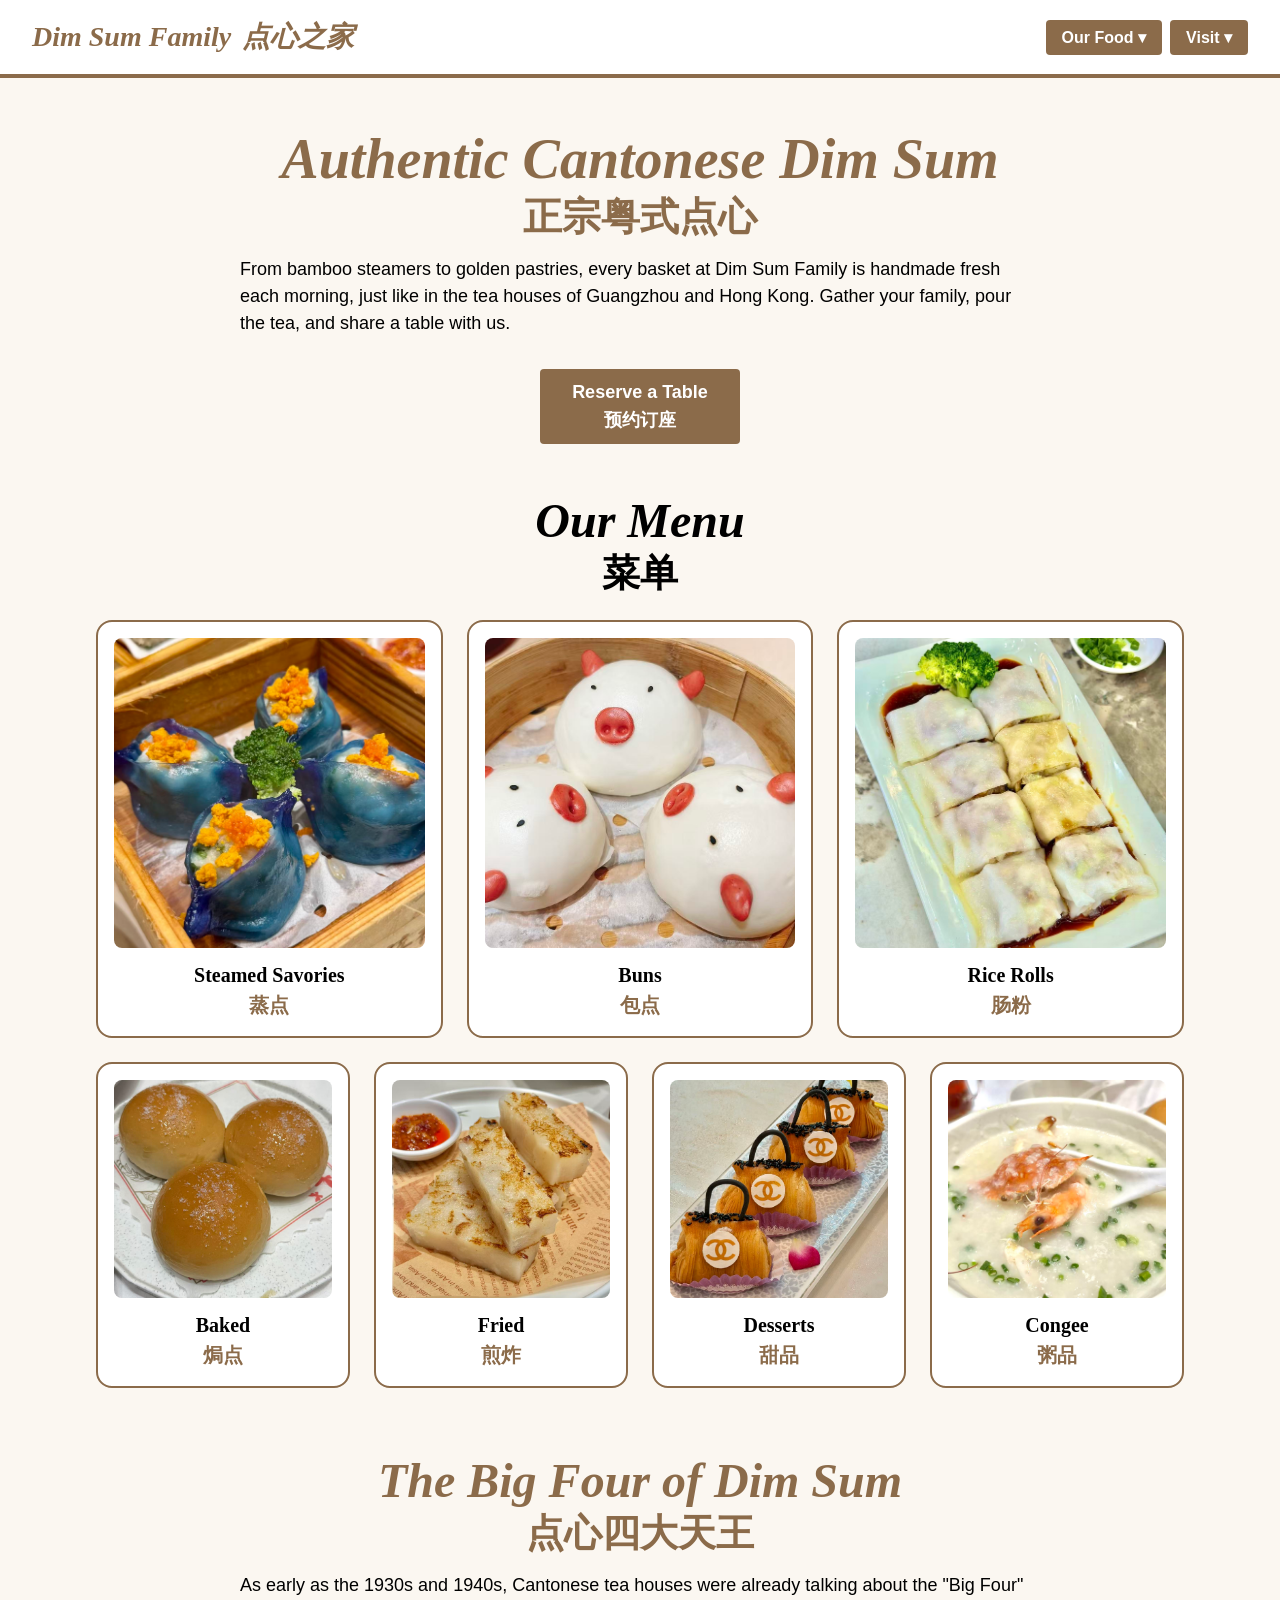
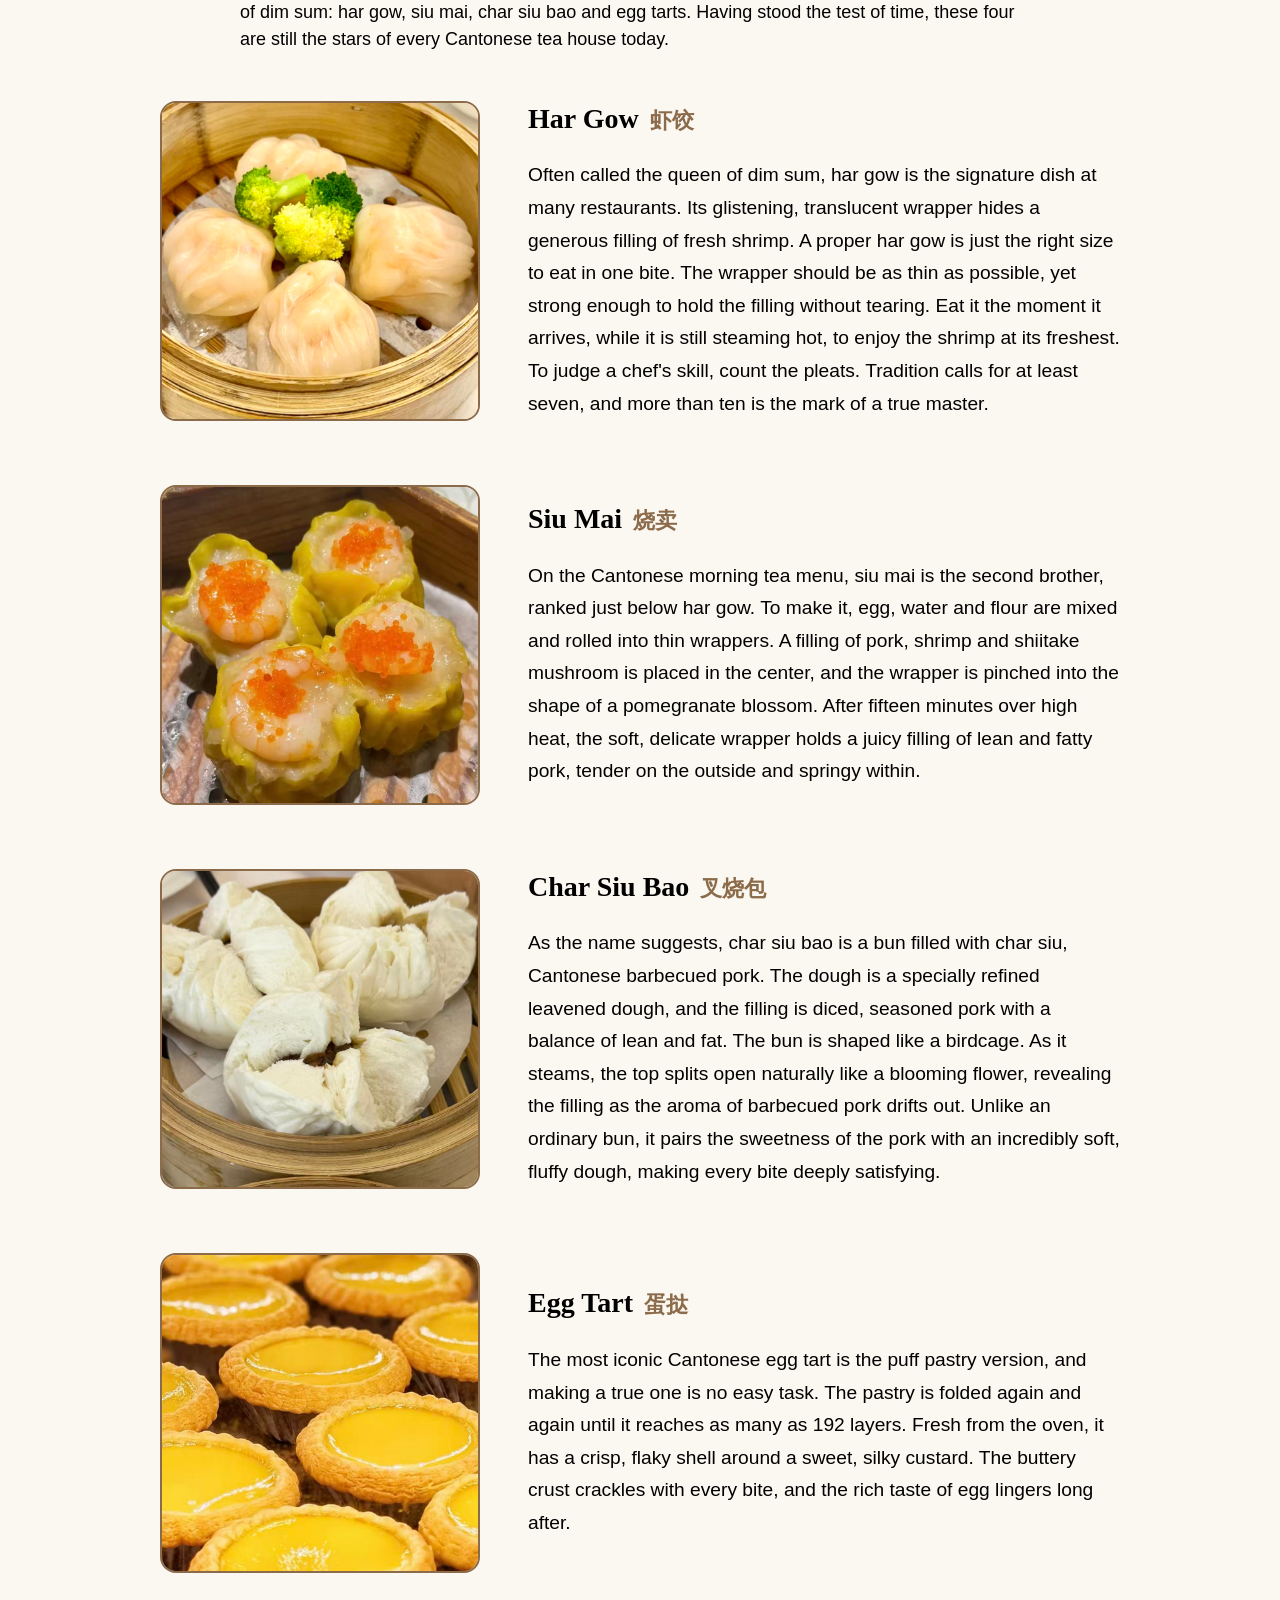
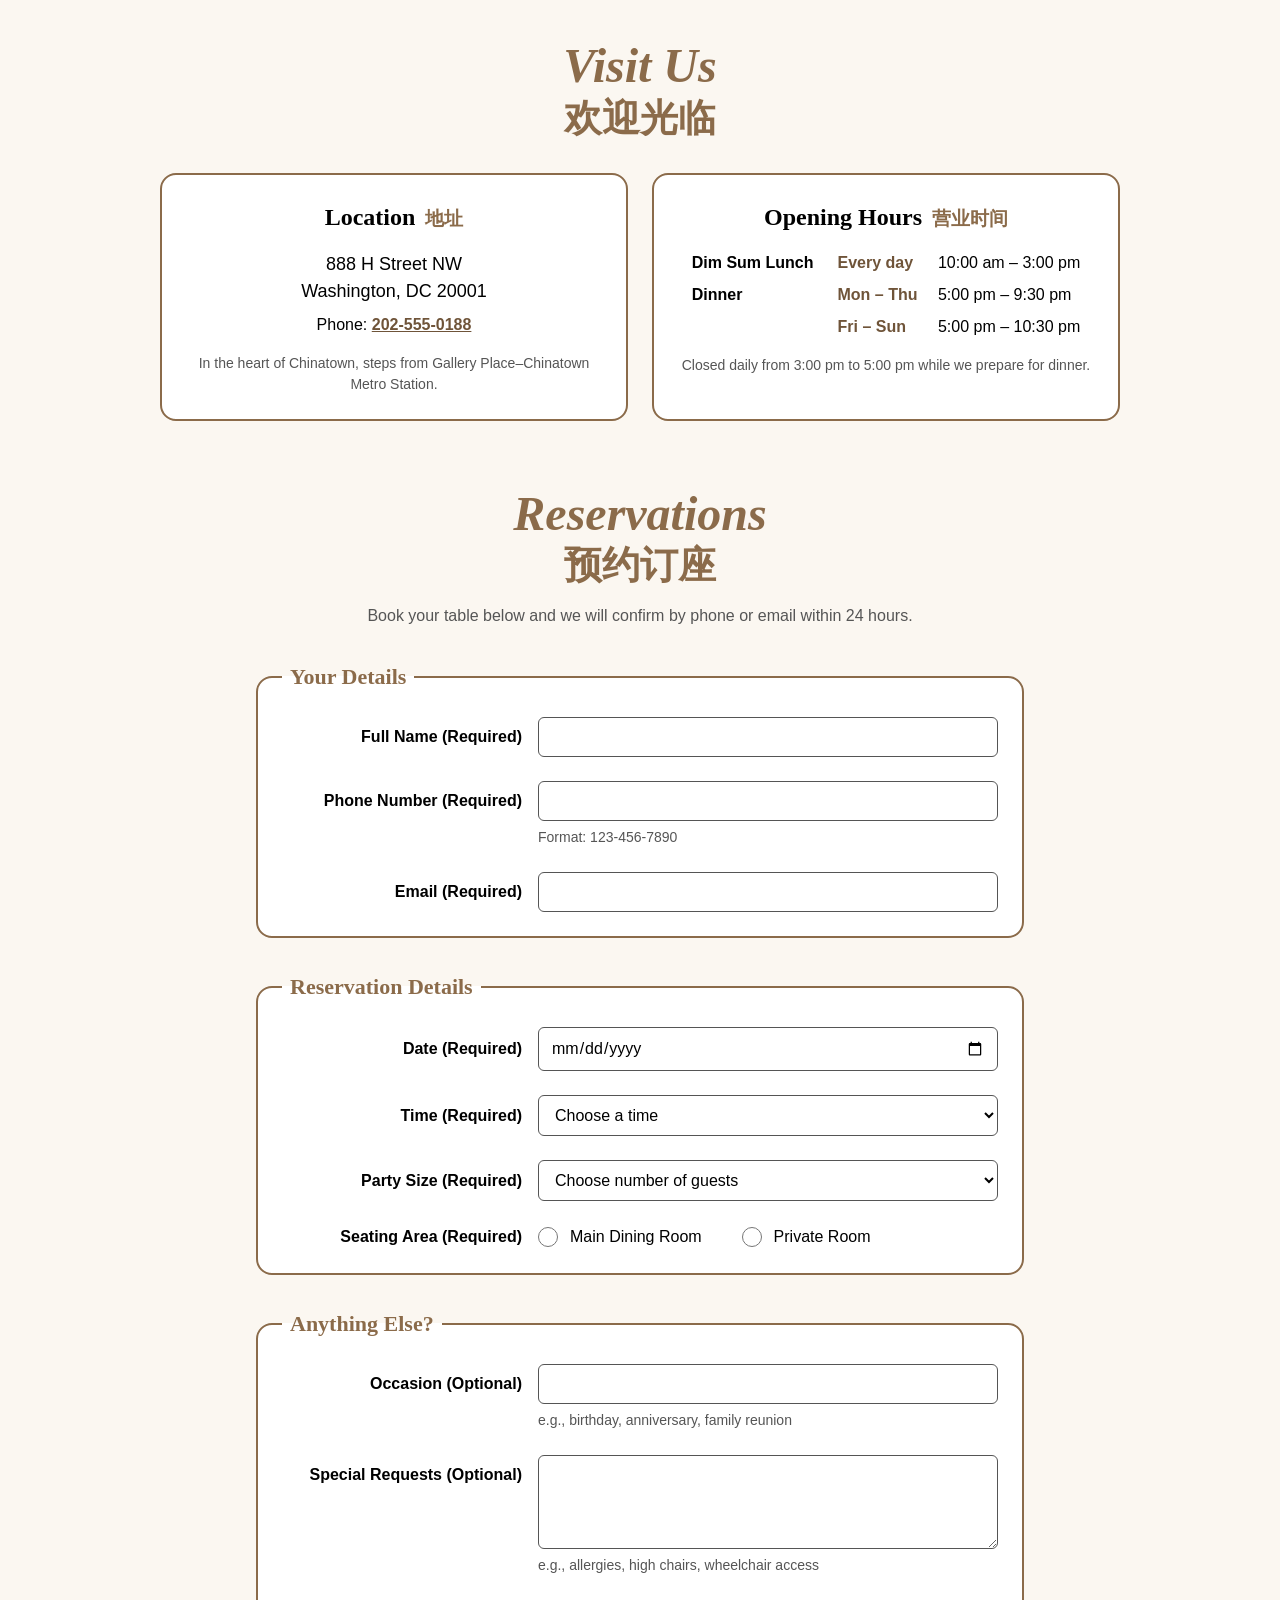
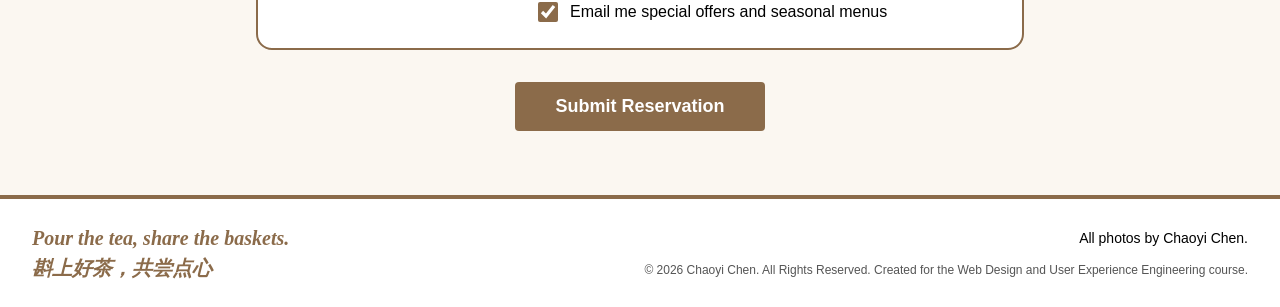
<file: index.html>
<!DOCTYPE html>
<html lang="en">

<head>
    <meta charset="UTF-8">
    <meta name="viewport" content="width=device-width,initial-scale=1.0">
    <title>Dim Sum Family | Authentic Cantonese Dim Sum</title>
    <link rel="stylesheet" href="css/shared.css">
    <link rel="stylesheet" href="css/index.css">
    <link rel="stylesheet" href="css/big-four.css">
    <link rel="stylesheet" href="css/visit.css">
</head>

<body>
    <header class="site-header" id="top">
        <a class="site-brand" href="#top">Dim Sum Family <span class="site-brand-chinese" lang="zh-Hans">点心之家</span></a>
        <nav class="site-nav">
            <ul class="nav-list">
                <li class="nav-option">
                    <button class="nav-name" type="button">Our Food</button>
                    <ul class="nav-submenu">
                        <li><a href="#menu">Menu</a></li>
                        <li><a href="#big-four">The Big Four</a></li>
                    </ul>
                </li>
                <li class="nav-option">
                    <button class="nav-name" type="button">Visit</button>
                    <ul class="nav-submenu">
                        <li><a href="#location">Location</a></li>
                        <li><a href="#hours">Hours</a></li>
                        <li><a href="#reservations">Reservations</a></li>
                    </ul>
                </li>
            </ul>
        </nav>
    </header>

    <main>
        <section class="hero">
            <h1 class="hero-title">Authentic Cantonese Dim Sum <span class="hero-title-chinese"
                    lang="zh-Hans">正宗粤式点心</span></h1>
            <p class="hero-intro">
                From bamboo steamers to golden pastries, every basket at Dim Sum Family is
                handmade fresh each morning, just like in the tea houses of Guangzhou and Hong Kong.
                Gather your family, pour the tea, and share a table with us.
            </p>
            <a class="hero-reserve-link" href="#reservations">Reserve a Table <span class="hero-reserve-link-chinese"
                    lang="zh-Hans">预约订座</span></a>
        </section>

        <section class="card-section" id="menu">
            <h2 class="card-section-title">Our Menu <span class="card-section-title-chinese" lang="zh-Hans">菜单</span>
            </h2>

            <ul class="card-grid card-grid-dim-sum">
                <li class="card">
                    <img class="card-image" src="images/steamed-savories.jpg"
                        alt="Steamed sea urchin and cuttlefish dumplings in bamboo baskets">
                    <h3 class="card-title">Steamed Savories <span class="card-title-chinese" lang="zh-Hans">蒸点</span>
                    </h3>
                </li>
                <li class="card">
                    <img class="card-image" src="images/buns.jpg"
                        alt="Pig-shaped steamed custard buns in bamboo baskets">
                    <h3 class="card-title">Buns <span class="card-title-chinese" lang="zh-Hans">包点</span></h3>
                </li>
                <li class="card">
                    <img class="card-image" src="images/rice-roll.jpg"
                        alt="Rice rolls drizzled with soy sauce on a plate">
                    <h3 class="card-title">Rice Rolls <span class="card-title-chinese" lang="zh-Hans">肠粉</span></h3>
                </li>
            </ul>

            <ul class="card-grid card-grid-more">
                <li class="card">
                    <img class="card-image" src="images/baked.jpg" alt="Baked char siu buns on a plate">
                    <h3 class="card-title">Baked <span class="card-title-chinese" lang="zh-Hans">焗点</span></h3>
                </li>
                <li class="card">
                    <img class="card-image" src="images/fried.jpg" alt="Pan-fried white radish cake on a plate">
                    <h3 class="card-title">Fried <span class="card-title-chinese" lang="zh-Hans">煎炸</span></h3>
                </li>
                <li class="card">
                    <img class="card-image" src="images/dessert.jpg"
                        alt="Durian pastries shaped like four Chanel handbags on a plate">
                    <h3 class="card-title">Desserts <span class="card-title-chinese" lang="zh-Hans">甜品</span></h3>
                </li>
                <li class="card">
                    <img class="card-image" src="images/congee.jpg" alt="Seafood congee with crab in a bowl">
                    <h3 class="card-title">Congee <span class="card-title-chinese" lang="zh-Hans">粥品</span></h3>
                </li>
            </ul>
        </section>

        <section class="big-four" id="big-four">
            <header class="big-four-intro">
                <h2 class="big-four-intro-title">The Big Four of Dim Sum <span class="big-four-intro-title-chinese"
                        lang="zh-Hans">点心四大天王</span></h2>
                <p class="big-four-intro-text">
                    As early as the 1930s and 1940s, Cantonese tea houses were already talking about the
                    "Big Four" of dim sum: har gow, siu mai, char siu bao and egg tarts. Having stood the
                    test of time, these four are still the stars of every Cantonese tea house today.
                </p>
            </header>

            <div class="big-four-dish-list">
                <article class="dish">
                    <img class="dish-image" src="images/har-gow.jpg" alt="Har gow in a bamboo steamer">
                    <div class="dish-text">
                        <h3 class="dish-name">Har Gow <span class="dish-name-chinese" lang="zh-Hans">虾饺</span></h3>
                        <p class="dish-intro">
                            Often called the queen of dim sum, har gow is the signature dish at many restaurants.
                            Its glistening, translucent wrapper hides a generous filling of fresh shrimp. A proper
                            har gow is just the right size to eat in one bite. The wrapper should be as thin as
                            possible, yet strong enough to hold the filling without tearing. Eat it the moment it
                            arrives, while it is still steaming hot, to enjoy the shrimp at its freshest. To judge
                            a chef's skill, count the pleats. Tradition calls for at least seven, and more than ten
                            is the mark of a true master.
                        </p>
                    </div>
                </article>

                <article class="dish">
                    <img class="dish-image" src="images/siu-mai.jpg" alt="Siu mai in a bamboo steamer">
                    <div class="dish-text">
                        <h3 class="dish-name">Siu Mai <span class="dish-name-chinese" lang="zh-Hans">烧卖</span></h3>
                        <p class="dish-intro">
                            On the Cantonese morning tea menu, siu mai is the second brother, ranked just below
                            har gow. To make it, egg, water and flour are mixed and rolled into thin wrappers. A
                            filling of pork, shrimp and shiitake mushroom is placed in the center, and the wrapper
                            is pinched into the shape of a pomegranate blossom. After fifteen minutes over high
                            heat, the soft, delicate wrapper holds a juicy filling of lean and fatty pork, tender
                            on the outside and springy within.
                        </p>
                    </div>
                </article>

                <article class="dish">
                    <img class="dish-image" src="images/char-siu-bao.jpg" alt="Char siu bao in a bamboo steamer">
                    <div class="dish-text">
                        <h3 class="dish-name">Char Siu Bao <span class="dish-name-chinese" lang="zh-Hans">叉烧包</span>
                        </h3>
                        <p class="dish-intro">
                            As the name suggests, char siu bao is a bun filled with char siu, Cantonese barbecued
                            pork. The dough is a specially refined leavened dough, and the filling is diced,
                            seasoned pork with a balance of lean and fat. The bun is shaped like a birdcage. As it
                            steams, the top splits open naturally like a blooming flower, revealing the filling as
                            the aroma of barbecued pork drifts out. Unlike an ordinary bun, it pairs the sweetness
                            of the pork with an incredibly soft, fluffy dough, making every bite deeply satisfying.
                        </p>
                    </div>
                </article>

                <article class="dish">
                    <img class="dish-image" src="images/egg-tart.jpg" alt="Egg tarts on a plate">
                    <div class="dish-text">
                        <h3 class="dish-name">Egg Tart <span class="dish-name-chinese" lang="zh-Hans">蛋挞</span></h3>
                        <p class="dish-intro">
                            The most iconic Cantonese egg tart is the puff pastry version, and making a true one is
                            no easy task. The pastry is folded again and again until it reaches as many as 192
                            layers. Fresh from the oven, it has a crisp, flaky shell around a sweet, silky custard.
                            The buttery crust crackles with every bite, and the rich taste of egg lingers long
                            after.
                        </p>
                    </div>
                </article>
            </div>
        </section>

        <section class="visit">
            <h2 class="visit-title">Visit Us <span class="visit-title-chinese" lang="zh-Hans">欢迎光临</span></h2>
            <div class="visit-grid">
                <section class="visit-card" id="location">
                    <h3 class="visit-card-title">Location <span class="visit-card-title-chinese"
                            lang="zh-Hans">地址</span></h3>
                    <address class="visit-address">
                        888 H Street NW<br>
                        Washington, DC 20001
                    </address>
                    <p class="visit-contact">Phone: <a class="visit-contact-link"
                            href="tel:+12025550188">202-555-0188</a></p>
                    <p class="visit-note">In the heart of Chinatown, steps from Gallery Place–Chinatown Metro Station.
                    </p>
                </section>

                <section class="visit-card" id="hours">
                    <h3 class="visit-card-title">Opening Hours <span class="visit-card-title-chinese"
                            lang="zh-Hans">营业时间</span></h3>
                    <dl class="hours-list">
                        <dt class="hours-meal">Dim Sum Lunch</dt>
                        <dd class="hours-time"><span class="hours-days">Every day</span> 10:00 am – 3:00 pm</dd>

                        <dt class="hours-meal">Dinner</dt>
                        <dd class="hours-time"><span class="hours-days">Mon – Thu</span> 5:00 pm – 9:30 pm</dd>
                        <dd class="hours-time"><span class="hours-days">Fri – Sun</span> 5:00 pm – 10:30 pm</dd>
                    </dl>
                    <p class="visit-note">Closed daily from 3:00 pm to 5:00 pm while we prepare for dinner.</p>
                </section>
            </div>
        </section>

        <section class="reservation" id="reservations">
            <h2 class="reservation-title">Reservations <span class="reservation-title-chinese"
                    lang="zh-Hans">预约订座</span></h2>
            <p class="reservation-intro">Book your table below and we will confirm by phone or email within 24
                hours.</p>

            <form class="reservation-form" action="/demonstration" method="POST">

                <fieldset class="form-section">
                    <legend class="form-section-title">Your Details</legend>

                    <label class="form-label">
                        <span class="form-label-text">Full Name (Required)</span>
                        <input class="form-input" type="text" name="guest-name" required />
                    </label>

                    <label class="form-label">
                        <span class="form-label-text">Phone Number (Required)</span>
                        <span class="form-hint">Format: 123-456-7890</span>
                        <input class="form-input" type="tel" name="guest-phone" required />
                    </label>

                    <label class="form-label">
                        <span class="form-label-text">Email (Required)</span>
                        <input class="form-input" type="email" name="guest-email" required />
                    </label>
                </fieldset>

                <fieldset class="form-section">
                    <legend class="form-section-title">Reservation Details</legend>

                    <label class="form-label">
                        <span class="form-label-text">Date (Required)</span>
                        <input class="form-input" type="date" name="reservation-date" required />
                    </label>

                    <label class="form-label">
                        <span class="form-label-text">Time (Required)</span>
                        <select class="form-input" name="reservation-time" required>
                            <option value="">Choose a time</option>
                            <optgroup label="Dim Sum Lunch">
                                <option value="10:00">10:00 am</option>
                                <option value="10:30">10:30 am</option>
                                <option value="11:00">11:00 am</option>
                                <option value="11:30">11:30 am</option>
                                <option value="12:00">12:00 pm</option>
                                <option value="12:30">12:30 pm</option>
                                <option value="13:00">1:00 pm</option>
                                <option value="13:30">1:30 pm</option>
                                <option value="14:00">2:00 pm</option>
                            </optgroup>
                            <optgroup label="Dinner">
                                <option value="17:00">5:00 pm</option>
                                <option value="17:30">5:30 pm</option>
                                <option value="18:00">6:00 pm</option>
                                <option value="18:30">6:30 pm</option>
                                <option value="19:00">7:00 pm</option>
                                <option value="19:30">7:30 pm</option>
                                <option value="20:00">8:00 pm</option>
                                <option value="20:30">8:30 pm</option>
                                <option value="21:00">9:00 pm (Fri – Sun only)</option>
                                <option value="21:30">9:30 pm (Fri – Sun only)</option>
                            </optgroup>
                        </select>
                    </label>

                    <label class="form-label">
                        <span class="form-label-text">Party Size (Required)</span>
                        <select class="form-input" name="party-size" required>
                            <option value="">Choose number of guests</option>
                            <option value="1-2">1 - 2 guests</option>
                            <option value="3-4">3 - 4 guests</option>
                            <option value="5-6">5 - 6 guests</option>
                            <option value="7-8">7 - 8 guests</option>
                            <option value="9-plus">9 or more guests</option>
                        </select>
                    </label>


                    <fieldset class="form-area-choice">
                        <legend class="form-label-text"><span class="form-legend-text">Seating Area (Required)</span>
                        </legend>
                        <label class="form-choice">
                            <input class="form-choice-input" type="radio" name="seating-area" value="main-dining"
                                required />
                            <span class="form-choice-text">Main Dining Room</span>
                        </label>
                        <label class="form-choice">
                            <input class="form-choice-input" type="radio" name="seating-area" value="private-room" />
                            <span class="form-choice-text">Private Room</span>
                        </label>
                    </fieldset>
                </fieldset>

                <fieldset class="form-section">
                    <legend class="form-section-title">Anything Else?</legend>

                    <label class="form-label">
                        <span class="form-label-text">Occasion (Optional)</span>
                        <span class="form-hint">e.g., birthday, anniversary, family reunion</span>
                        <input class="form-input" type="text" name="occasion" />
                    </label>

                    <label class="form-label">
                        <span class="form-label-text">Special Requests (Optional)</span>
                        <span class="form-hint">e.g., allergies, high chairs, wheelchair access</span>
                        <textarea class="form-input" name="special-requests" rows="4"></textarea>
                    </label>

                    <label class="form-choice">
                        <input class="form-choice-input" type="checkbox" name="newsletter-opt-in" value="yes" checked />
                        <span class="form-choice-text">Email me special offers and seasonal menus</span>
                    </label>
                </fieldset>

                <button class="form-submit" type="submit">Submit Reservation</button>
            </form>
        </section>
    </main>

    <footer class="site-footer">
        <p class="site-footer-tagline">Pour the tea, share the baskets. <span class="site-footer-tagline-chinese"
                lang="zh-Hans">斟上好茶，共尝点心</span></p>
        <p class="site-footer-credits">All photos by Chaoyi Chen.</p>
        <p class="site-footer-copyright">&copy; 2026 Chaoyi Chen. All Rights Reserved. Created for the Web Design and
            User Experience Engineering course.</p>
    </footer>
</body>

</html>
</file>
<file: css/shared.css>
@charset "UTF-8";

:root {
    --color-brand: #8b6b4a;
    --color-brand-dark: #6f5439;
    --color-brand-light: #f3ebe1;
    --color-surface: #ffffff;
    --color-page: #fbf7f1;
    --color-text: #000000;
    --color-text-muted: #555555;
    --color-focus: #1a5fb4;
    --font-display: Georgia, "Times New Roman", serif;
    --font-body: Arial, Helvetica, sans-serif;
}

*,
*::before,
*::after {
    box-sizing: border-box;
}

html {
    scroll-padding-top: 9rem;
}

body {
    margin: 0;
    background-color: var(--color-page);
    color: var(--color-text);
    font-family: var(--font-body);
    line-height: 1.5;
}

a:focus-visible,
button:focus-visible,
input:focus-visible,
select:focus-visible,
textarea:focus-visible {
    outline: 0.1875rem solid var(--color-focus);
    outline-offset: 0.125rem;
}

.site-header {
    position: sticky;
    top: 0;
    z-index: 10;
    display: flex;
    flex-wrap: wrap;
    justify-content: space-between;
    align-items: center;
    gap: 1rem;
    padding: 1rem 2rem;
    background-color: var(--color-surface);
    border-bottom: 0.25rem solid var(--color-brand);
}

.site-brand {
    color: var(--color-brand);
    font-family: var(--font-display);
    font-size: 1.75rem;
    font-weight: bold;
    font-style: italic;
    text-decoration: none;
}

.site-brand-chinese {
    margin-left: 0.25rem;
    color: var(--color-brand);
    font-size: 1.75rem;
}

.nav-list {
    display: flex;
    flex-direction: row;
    gap: 0.5rem;
    margin: 0;
    padding: 0;
    list-style-type: none;
}

.nav-option {
    position: relative;
}

.nav-name {
    padding: 0.5rem 1rem;
    border: none;
    border-radius: 0.25rem;
    background-color: var(--color-brand);
    color: var(--color-surface);
    font-family: inherit;
    font-size: 1rem;
    font-weight: bold;
    cursor: pointer;
}

.nav-name::after {
    content: " ▾";
}

.nav-option:hover .nav-name,
.nav-option:focus-within .nav-name {
    background-color: var(--color-brand-dark);
}

.nav-submenu {
    position: absolute;
    top: 100%;
    left: 0;
    min-width: 12rem;
    height: 0;
    overflow: hidden;
    margin: 0;
    padding: 0;
    list-style-type: none;
    background-color: var(--color-surface);
    border-radius: 0.25rem;
}

.nav-option:last-child .nav-submenu {
    left: auto;
    right: 0;
}

.nav-option:hover .nav-submenu,
.nav-option:focus-within .nav-submenu {
    height: initial;
    overflow: visible;
    border: 0.125rem solid var(--color-brand);
}

.nav-submenu a {
    display: block;
    padding: 0.75rem 1rem;
    color: var(--color-text);
    text-decoration: none;
}

.nav-submenu a:hover,
.nav-submenu a:focus-visible {
    background-color: var(--color-brand-light);
    color: var(--color-brand-dark);
    text-decoration: underline;
}

.nav-submenu a:focus-visible {
    outline-offset: -0.1875rem;
}

.site-footer {
    display: grid;
    gap: 0.5rem;
    padding: 1.5rem 2rem;
    background-color: var(--color-surface);
    border-top: 0.25rem solid var(--color-brand);
}

.site-footer-tagline {
    margin: 0;
    color: var(--color-brand);
    font-family: var(--font-display);
    font-size: 1.25rem;
    font-weight: bold;
    font-style: italic;
}

.site-footer-tagline-chinese {
    display: block;
    font-size: 1.25rem;
    font-style: italic;
}

.site-footer-credits {
    margin: 0;
    font-size: 0.875rem;
}

.site-footer-copyright {
    margin: 0;
    color: var(--color-text-muted);
    font-size: 0.75rem;
}

@media (min-width: 48rem) {
    html {
        scroll-padding-top: 6rem;
    }
}

@media (min-width: 64rem) {
    .site-footer {
        grid-template-columns: 1fr auto;
        align-items: center;
        column-gap: 2rem;
        row-gap: 0.25rem;
    }

    .site-footer-tagline {
        grid-row: span 2;
    }

    .site-footer-credits,
    .site-footer-copyright {
        text-align: right;
    }
}
</file>
<file: css/index.css>
@charset "UTF-8";

.hero {
    padding: 3rem 2rem;
    text-align: center;
}

.hero-title {
    margin: 0 0 1rem;
    color: var(--color-brand);
    font-family: var(--font-display);
    font-size: 2rem;
    font-style: italic;
    line-height: 1.2;
}

.hero-title-chinese {
    display: block;
    font-size: 0.7em;
    font-style: normal;
}

.hero-intro {
    max-width: 50rem;
    margin: 0 auto 2rem;
    font-size: 1.125rem;
    text-align: left;
}

.hero-reserve-link {
    display: inline-block;
    padding: 0.75rem 2rem;
    border-radius: 0.25rem;
    background-color: var(--color-brand);
    color: var(--color-surface);
    font-size: 1.125rem;
    font-weight: bold;
    line-height: 1.3;
    text-decoration: none;
}

.hero-reserve-link-chinese {
    display: block;
    margin-top: 0.25rem;
    font-size: 1em;
    font-weight: bold;
}

.hero-reserve-link:hover,
.hero-reserve-link:focus-visible {
    background-color: var(--color-brand-dark);
}

.card-section {
    display: grid;
    gap: 1.5rem;
    max-width: 72rem;
    margin: 0 auto;
    padding: 0 2rem 4rem;
}

.card-section-title {
    margin: 0;
    color: var(--color-text);
    font-family: var(--font-display);
    font-size: 1.75rem;
    font-style: italic;
    line-height: 1.2;
    text-align: center;
}

.card-section-title-chinese {
    display: block;
    font-size: 0.8em;
    font-style: normal;
}

.card-grid {
    display: grid;
    grid-template-columns: repeat(12, 1fr);
    gap: 1.5rem;
    margin: 0;
    padding: 0;
    list-style: none;
}

.card {
    display: flex;
    flex-direction: column;
    align-items: center;
    grid-column: span 12;
    padding: 1rem;
    border: 0.125rem solid var(--color-brand);
    border-radius: 1rem;
    background-color: var(--color-surface);
}

.card-image {
    width: 100%;
    aspect-ratio: 1 / 1;
    object-fit: cover;
    border-radius: 0.5rem;
}

.card-title {
    margin: 0.75rem 0 0;
    color: var(--color-text);
    font-family: var(--font-display);
    font-size: 1.25rem;
    text-align: center;
}

.card-title-chinese {
    display: block;
    font-weight: bold;
    color: var(--color-brand);
}

@media (min-width: 40rem) {
    .hero-title {
        font-size: 3.5rem;
    }

    .card {
        grid-column: span 6;
    }

    .card-section-title {
        font-size: 3rem;
    }
}

@media (min-width: 64rem) {
    .card-grid-dim-sum .card {
        grid-column: span 4;
    }

    .card-grid-more .card {
        grid-column: span 3;
    }
}
</file>
<file: css/big-four.css>
@charset "UTF-8";

.big-four-intro {
    padding: 0 2rem 3rem;
    text-align: center;
}

.big-four-intro-title {
    margin: 0 0 1rem;
    color: var(--color-brand);
    font-family: var(--font-display);
    font-size: 1.75rem;
    font-style: italic;
    line-height: 1.2;
}

.big-four-intro-title-chinese {
    display: block;
    font-size: 0.8em;
    font-style: normal;
}

.big-four-intro-text {
    max-width: 50rem;
    margin: 0 auto;
    font-size: 1.125rem;
    text-align: left;
}

.big-four-dish-list {
    display: grid;
    gap: 2.5rem;
    max-width: 64rem;
    margin: 0 auto;
    padding: 0 2rem 4rem;
}

.dish {
    display: grid;
    gap: 1.5rem;
}

.dish-image {
    width: 100%;
    max-width: 20rem;
    aspect-ratio: 1 / 1;
    object-fit: cover;
    border: 0.125rem solid var(--color-brand);
    border-radius: 1rem;
    justify-self: center;
}

.dish-name {
    margin: 0 0 1.5rem;
    color: var(--color-text);
    font-family: var(--font-display);
    font-size: 1.5rem;
    line-height: 1.2;
}

.dish-name-chinese {
    margin-left: 0.25rem;
    color: var(--color-brand);
    font-size: 0.8em;
}

.dish-intro {
    margin: 0;
    font-size: 1.2rem;
    line-height: 1.7;
}

@media (min-width: 40rem) {
    .big-four-intro-title {
        font-size: 3rem;
    }
}

@media (min-width: 48rem) {
    .big-four-dish-list {
        gap: 4rem;
    }

    .dish {
        grid-template-columns: 20rem 1fr;
        align-items: center;
        gap: 3rem;
    }

    .dish-name {
        font-size: 1.75rem;
    }
}
</file>
<file: css/visit.css>
@charset "UTF-8";

.visit-title,
.reservation-title {
    margin: 0 0 1rem;
    color: var(--color-brand);
    font-family: var(--font-display);
    font-size: 1.75rem;
    font-style: italic;
    line-height: 1.2;
    text-align: center;
}

.visit-title-chinese,
.reservation-title-chinese {
    display: block;
    font-size: 0.8em;
    font-style: normal;
}

.visit {
    max-width: 64rem;
    margin: 0 auto;
    padding: 0 2rem 4rem;
}

.visit-title {
    margin-bottom: 2rem;
}

.visit-grid {
    display: grid;
    gap: 1.5rem;
}

.visit-card {
    padding: 1.5rem;
    border: 0.125rem solid var(--color-brand);
    border-radius: 1rem;
    background-color: var(--color-surface);
}

.visit-card-title {
    margin: 0 0 1rem;
    font-family: var(--font-display);
    font-size: 1.5rem;
    text-align: center;
}

.visit-card-title-chinese {
    margin-left: 0.25rem;
    color: var(--color-brand);
    font-size: 0.8em;
}

.visit-address {
    margin: 0 0 0.5rem;
    font-size: 1.125rem;
    font-style: normal;
    text-align: center;
}

.visit-contact {
    margin: 0;
    text-align: center;
}

.visit-contact-link {
    color: var(--color-brand-dark);
    font-weight: bold;
}

.visit-note {
    margin: 1rem 0 0;
    color: var(--color-text-muted);
    font-size: 0.875rem;
    text-align: center;
}

.hours-list {
    display: grid;
    gap: 0.25rem;
    width: fit-content;
    margin: 0 auto;
}

.hours-meal {
    font-weight: bold;
}

.hours-meal:not(:first-child) {
    margin-top: 0.75rem;
}

.hours-time {
    margin: 0;
}

.hours-days {
    display: inline-block;
    min-width: 6rem;
    color: var(--color-brand-dark);
    font-weight: bold;
}

.reservation {
    max-width: 64rem;
    margin: 0 auto;
    padding: 0 2rem 4rem;
}

.reservation-intro {
    max-width: 36rem;
    margin: 0 auto 2rem;
    color: var(--color-text-muted);
    text-align: center;
}

.reservation-form {
    --label-column: 15rem;
    --column-gap: 1rem;

    display: grid;
    gap: 2rem;
    max-width: 48rem;
    margin: 0 auto;
}

.form-section {
    display: grid;
    gap: 1.5rem;
    min-width: 0;
    margin: 0;
    padding: 1.5rem;
    border: 0.125rem solid var(--color-brand);
    border-radius: 1rem;
    background-color: var(--color-surface);
}

.form-section:focus-within {
    border-color: var(--color-brand-dark);
    background-color: var(--color-brand-light);
}

.form-section-title {
    padding: 0 0.5rem;
    color: var(--color-brand);
    font-family: var(--font-display);
    font-size: 1.375rem;
    font-weight: bold;
}


.form-label {
    display: grid;
    gap: 0.375rem;
}

.form-label-text {
    font-weight: bold;
}

.form-hint {
    color: var(--color-text-muted);
    font-size: 0.875rem;
}

.form-input {
    width: 100%;
    padding: 0.625rem 0.75rem;
    border: 0.0625rem solid var(--color-text-muted);
    border-radius: 0.375rem;
    background-color: var(--color-surface);
    color: var(--color-text);
    font-family: inherit;
    font-size: 1rem;
}

.form-input:hover {
    border-color: var(--color-brand);
}

textarea.form-input {
    resize: vertical;
}

.form-input[type="date"] {
    -webkit-appearance: none;
    appearance: none;
    min-height: 2.75rem;
}

.form-input[type="date"]::-webkit-date-and-time-value {
    text-align: left;
}

.form-area-choice {
    display: grid;
    gap: 0.5rem;
    min-width: 0;
    margin: 0;
    padding: 0;
    border: none;
}

.form-area-choice .form-label-text {
    margin-bottom: 0.25rem;
    padding: 0;
}

.form-choice {
    display: grid;
    grid-template-columns: auto auto;
    justify-content: start;
    align-items: center;
    column-gap: 0.75rem;
    cursor: pointer;
}

.form-choice-input {
    width: 1.25rem;
    height: 1.25rem;
    margin: 0;
    accent-color: var(--color-brand);
    cursor: pointer;
}

.form-submit {
    width: 100%;
    padding: 0.875rem 2.5rem;
    border: none;
    border-radius: 0.25rem;
    background-color: var(--color-brand);
    color: var(--color-surface);
    font-family: inherit;
    font-size: 1.125rem;
    font-weight: bold;
    cursor: pointer;
}

.form-submit:hover,
.form-submit:focus-visible {
    background-color: var(--color-brand-dark);
}

@media (min-width: 40rem) {

    .visit-title,
    .reservation-title {
        font-size: 3rem;
    }
}

@media (min-width: 48rem) {
    .visit-grid {
        grid-template-columns: 1fr 1fr;
    }

    .form-label {
        grid-template-columns: var(--label-column) 1fr;
        column-gap: var(--column-gap);
        align-items: baseline;
    }

    .form-label-text {
        grid-column: 1;
        grid-row: 1;
        text-align: right;
    }

    .form-input {
        grid-column: 2;
        grid-row: 1;
    }

    .form-hint {
        grid-column: 2;
        grid-row: 2;
    }

    .form-area-choice {
        grid-template-columns: var(--label-column) max-content max-content;
        column-gap: var(--column-gap);
    }

    .form-area-choice .form-label-text {
        width: var(--label-column);
        margin-bottom: 0;
        text-align: left;
    }

    .form-legend-text {
        display: block;
        text-align: right;
    }

    .form-area-choice .form-choice {
        margin-top: -1.5rem;
    }

    .form-area-choice .form-choice:first-of-type {
        grid-column: 2;
    }

    .form-area-choice .form-choice+.form-choice {
        margin-left: 1.5rem;
    }

    .form-section>.form-choice {
        padding-left: calc(var(--label-column) + var(--column-gap));
    }

    .form-submit {
        width: auto;
        justify-self: center;
    }
}

@media (min-width: 64rem) {
    .hours-list {
        grid-template-columns: max-content 1fr;
        gap: 0.5rem 1.5rem;
    }

    .hours-meal {
        grid-column: 1;
    }

    .hours-meal:not(:first-child) {
        margin-top: 0;
    }

    .hours-time {
        grid-column: 2;
    }
}
</file>
